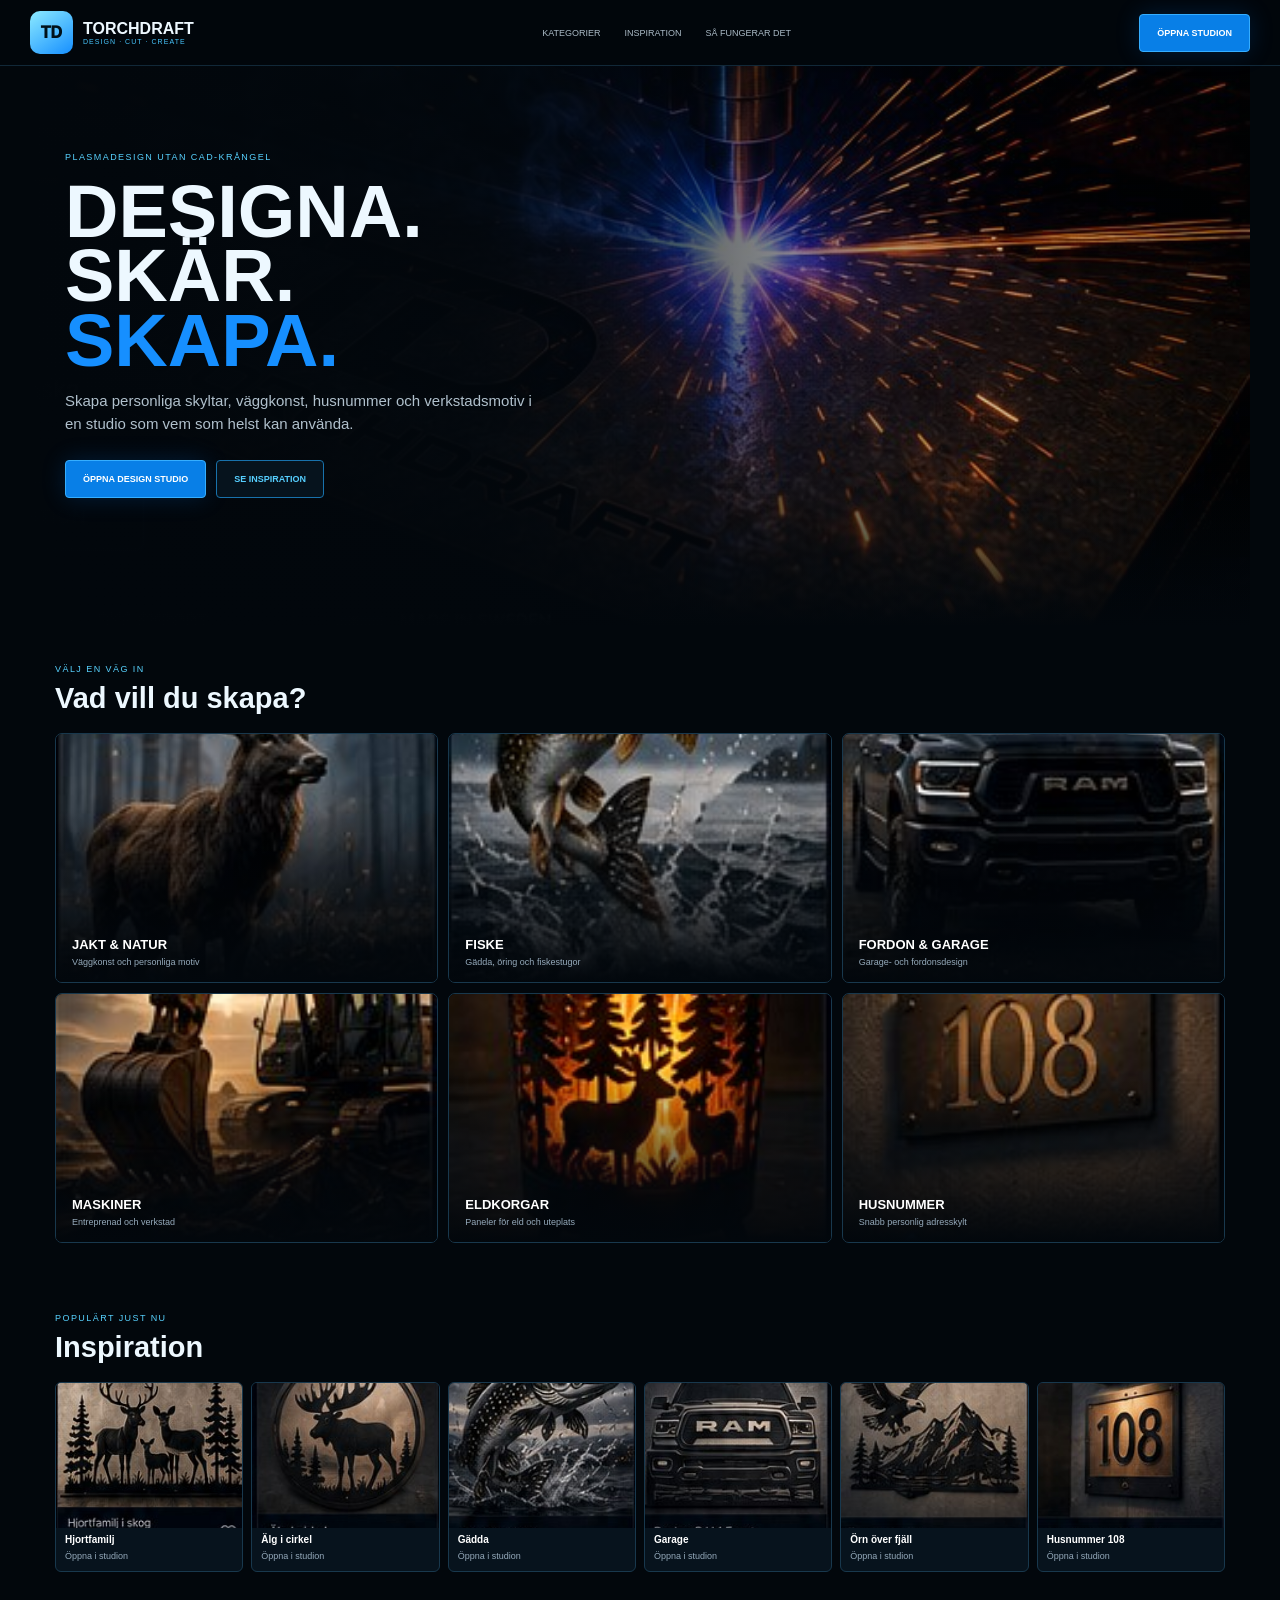
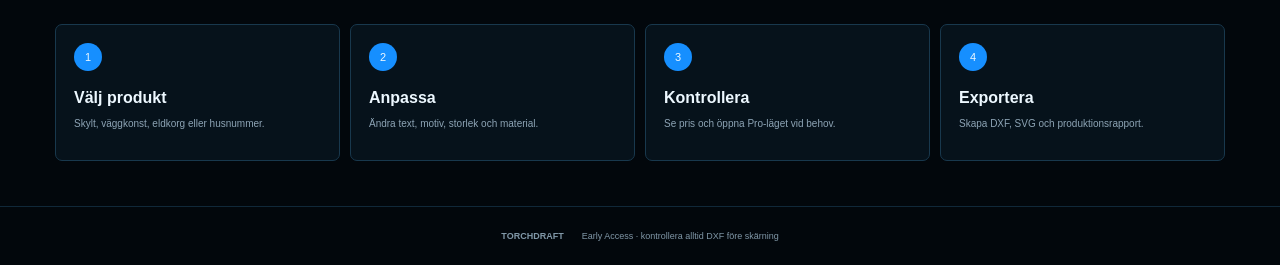
<file: index.html>
<!doctype html>
<html lang="sv">
<head>
  <meta charset="utf-8">
  <meta name="viewport" content="width=device-width,initial-scale=1,viewport-fit=cover">
  <meta name="theme-color" content="#03080d">
  <title>TorchDraft – Designa för plasma</title>
  <link rel="stylesheet" href="site.css">
</head>
<body>
<header class="topbar">
  <a class="brand" href="index.html"><span class="mark">TD</span><span><b>TORCHDRAFT</b><small>DESIGN · CUT · CREATE</small></span></a>
  <nav>
    <a href="#categories">KATEGORIER</a>
    <a href="#inspiration">INSPIRATION</a>
    <a href="#how">SÅ FUNGERAR DET</a>
  </nav>
  <a class="studio-link" href="studio.html">ÖPPNA STUDION</a>
</header>

<main>
  <section class="hero">
    <div class="hero-image"></div>
    <div class="hero-shade"></div>
    <div class="hero-copy">
      <span>PLASMADESIGN UTAN CAD-KRÅNGEL</span>
      <h1>DESIGNA.<br>SKÄR.<br><em>SKAPA.</em></h1>
      <p>Skapa personliga skyltar, väggkonst, husnummer och verkstadsmotiv i en studio som vem som helst kan använda.</p>
      <div class="actions">
        <a class="primary" href="studio.html">ÖPPNA DESIGN STUDIO</a>
        <a class="secondary" href="#inspiration">SE INSPIRATION</a>
      </div>
    </div>
  </section>

  <section id="categories" class="section">
    <div class="section-head"><div><small>VÄLJ EN VÄG IN</small><h2>Vad vill du skapa?</h2></div></div>
    <div class="category-grid">
      <a href="studio.html?type=wallart"><img src="cat-jakt.jpg"><div><b>JAKT & NATUR</b><span>Väggkonst och personliga motiv</span></div></a>
      <a href="studio.html?type=fish"><img src="cat-fiske.jpg"><div><b>FISKE</b><span>Gädda, öring och fiskestugor</span></div></a>
      <a href="studio.html?type=vehicle"><img src="cat-fordon.jpg"><div><b>FORDON & GARAGE</b><span>Garage- och fordonsdesign</span></div></a>
      <a href="studio.html?type=machine"><img src="cat-maskiner.jpg"><div><b>MASKINER</b><span>Entreprenad och verkstad</span></div></a>
      <a href="studio.html?type=firebasket"><img src="cat-eldkorg.jpg"><div><b>ELDKORGAR</b><span>Paneler för eld och uteplats</span></div></a>
      <a href="studio.html?type=house-number"><img src="cat-husnummer.jpg"><div><b>HUSNUMMER</b><span>Snabb personlig adresskylt</span></div></a>
    </div>
  </section>

  <section id="inspiration" class="section">
    <div class="section-head"><div><small>POPULÄRT JUST NU</small><h2>Inspiration</h2></div></div>
    <div class="product-grid">
      <a href="studio.html?template=deer"><img src="prod-hjortfamilj.jpg"><b>Hjortfamilj</b><span>Öppna i studion</span></a>
      <a href="studio.html?template=moose"><img src="prod-alg.jpg"><b>Älg i cirkel</b><span>Öppna i studion</span></a>
      <a href="studio.html?template=fish"><img src="prod-gadda.jpg"><b>Gädda</b><span>Öppna i studion</span></a>
      <a href="studio.html?template=garage"><img src="prod-ram.jpg"><b>Garage</b><span>Öppna i studion</span></a>
      <a href="studio.html?template=eagle"><img src="prod-orn.jpg"><b>Örn över fjäll</b><span>Öppna i studion</span></a>
      <a href="studio.html?template=108"><img src="prod-108.jpg"><b>Husnummer 108</b><span>Öppna i studion</span></a>
    </div>
  </section>

  <section id="how" class="how">
    <div><span>1</span><b>Välj produkt</b><p>Skylt, väggkonst, eldkorg eller husnummer.</p></div>
    <div><span>2</span><b>Anpassa</b><p>Ändra text, motiv, storlek och material.</p></div>
    <div><span>3</span><b>Kontrollera</b><p>Se pris och öppna Pro-läget vid behov.</p></div>
    <div><span>4</span><b>Exportera</b><p>Skapa DXF, SVG och produktionsrapport.</p></div>
  </section>
</main>
<footer><b>TORCHDRAFT</b><span>Early Access · kontrollera alltid DXF före skärning</span></footer>
<script src="site.js"></script>
</body>
</html>
</file>
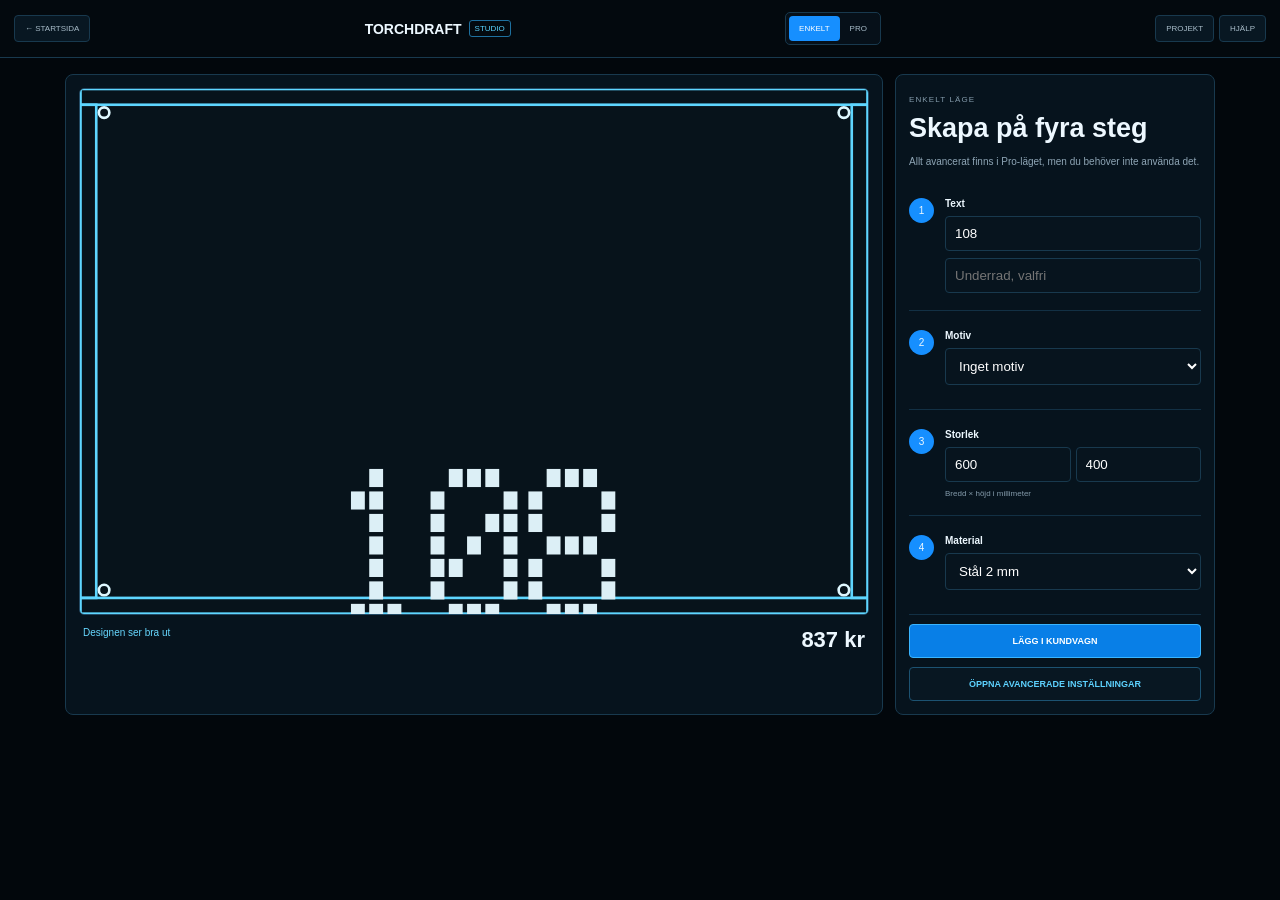
<file: studio.html>
<!doctype html>
<html lang="sv">
<head>
  <meta charset="utf-8">
  <meta name="viewport" content="width=device-width,initial-scale=1,viewport-fit=cover">
  <meta name="theme-color" content="#02070c">
  <title>TorchDraft Studio</title>
  <link rel="stylesheet" href="studio.css">
</head>
<body class="mode-simple">
<header class="appbar">
  <a href="index.html">← STARTSIDA</a>
  <div class="appbrand"><b>TORCHDRAFT</b><span>STUDIO</span></div>
  <div class="mode-switch"><button id="simpleMode" class="active">ENKELT</button><button id="proMode">PRO</button></div>
  <div class="app-actions"><button id="projectsButton">PROJEKT</button><button id="helpButton">HJÄLP</button></div>
</header>

<main>
<section class="simple-layout" id="simpleView">
  <div class="simple-preview panel">
    <div class="preview-stage">
      <svg id="simpleCanvas" viewBox="0 0 600 400"></svg>
    </div>
    <div class="simple-quality"><span id="simpleStatus">Redo</span><strong id="simplePrice">799 kr</strong></div>
  </div>

  <aside class="simple-controls panel">
    <div class="intro"><small>ENKELT LÄGE</small><h1>Skapa på fyra steg</h1><p>Allt avancerat finns i Pro-läget, men du behöver inte använda det.</p></div>
    <label><span>1</span><b>Text</b><input id="simpleText" value="108"><input id="simpleSubtext" placeholder="Underrad, valfri"></label>
    <label><span>2</span><b>Motiv</b><select id="simpleMotif"><option value="none">Inget motiv</option><option value="deer">Hjort</option><option value="moose">Älg</option><option value="fish">Gädda</option><option value="excavator">Grävmaskin</option><option value="mountains">Fjäll & granar</option><option value="flame">Flamma</option><option value="gear">Kugghjul</option><option value="paw">Hundtass</option><option value="eagle">Örn</option></select></label>
    <label><span>3</span><b>Storlek</b><div class="double"><input id="simpleWidth" type="number" value="600"><input id="simpleHeight" type="number" value="400"></div><small>Bredd × höjd i millimeter</small></label>
    <label><span>4</span><b>Material</b><select id="simpleMaterial"><option>Stål 2 mm</option><option>Stål 3 mm</option><option>Corten 3 mm</option><option>Rostfritt 2 mm</option></select></label>
    <button class="primary" id="simpleCart">LÄGG I KUNDVAGN</button>
    <button class="secondary" id="goPro">ÖPPNA AVANCERADE INSTÄLLNINGAR</button>
  </aside>
</section>

<section class="pro-layout" id="proView">
  <aside class="panel left-panel">
    <div class="panel-title">VERKTYG</div>
    <div class="tool-grid">
      <button data-section="text">TEXT</button><button data-section="motif">MOTIV</button>
      <button data-section="frame">RAM</button><button data-section="material">MATERIAL</button>
    </div>
    <div class="group"><label>Produkt</label><select id="productType"><option value="sign">Skylt</option><option value="wallart">Väggkonst</option><option value="firebasket">Eldkorg</option><option value="house-number">Husnummer</option><option value="vehicle">Fordon</option><option value="machine">Maskiner</option></select></div>
    <div class="group"><label>AI-idéassistent</label><textarea id="aiPrompt" rows="4" placeholder="Beskriv din idé..."></textarea><button class="primary" id="aiSuggest">SKAPA LOKALT FÖRSLAG</button><small>Extern generativ AI är ännu inte ansluten.</small></div>
    <div class="group"><label>Lager</label><label class="check"><input id="layerMotif" type="checkbox" checked> Motiv</label><label class="check"><input id="layerText" type="checkbox" checked> Text</label><label class="check"><input id="layerFrame" type="checkbox" checked> Ram</label></div>
  </aside>

  <section class="canvas-panel panel">
    <div class="canvas-toolbar">
      <div><button id="gridToggle" class="active">RUTNÄT</button><button id="measureToggle" class="active">MÅTT</button><button id="viewToggle">3D VY</button></div>
      <div><button id="zoomOut">−</button><span id="zoomLabel">100%</span><button id="zoomIn">＋</button><button id="resetView">ÅTERSTÄLL</button><button id="fullscreen">⛶</button></div>
    </div>
    <div class="canvas-stage" id="canvasStage">
      <div class="grid" id="grid"></div>
      <span class="measure top" id="measureW">600 mm</span><span class="measure side" id="measureH">400 mm</span>
      <div class="workpiece" id="workpiece"><svg id="proCanvas" viewBox="0 0 600 400"></svg></div>
    </div>
    <div class="metrics"><span id="metricContours">Konturer: –</span><span id="metricLength">Skärlängd: –</span><span id="metricScore">Poäng: –</span></div>
  </section>

  <aside class="panel right-panel">
    <div class="panel-title">EGENSKAPER</div>
    <div class="group" data-group="text"><label>Text</label><input id="text" value="108"><input id="subtext" placeholder="Underrad"><div class="triple"><input id="fontSize" type="number" value="120"><input id="letterSpace" type="number" value="5"><input id="textY" type="number" value="72"></div></div>
    <div class="group" data-group="motif"><label>Motiv</label><select id="motif"><option value="none">Inget</option><option value="deer">Hjort</option><option value="moose">Älg</option><option value="fish">Gädda</option><option value="excavator">Grävmaskin</option><option value="mountains">Fjäll & granar</option><option value="flame">Flamma</option><option value="gear">Kugghjul</option><option value="paw">Hundtass</option><option value="eagle">Örn</option></select><div class="triple"><input id="motifScale" type="number" value="58"><input id="motifY" type="number" value="12"><button id="mirrorMotif">SPEGEL</button></div></div>
    <div class="group"><label>Plåtmått</label><div class="double"><input id="width" type="number" value="600"><input id="height" type="number" value="400"></div></div>
    <div class="group" data-group="frame"><label>Ram och hål</label><select id="frame"><option value="outer">Ytterram</option><option value="plate">Hel plåt</option><option value="none">Ingen ram</option></select><div class="triple"><input id="frameThickness" type="number" value="12"><input id="holeDiameter" type="number" value="8"><button id="holesToggle" class="active">4 HÅL</button></div></div>
    <div class="group" data-group="material"><label>Material</label><select id="material"><option>Stål 2 mm</option><option>Stål 3 mm</option><option>Corten 3 mm</option><option>Rostfritt 2 mm</option></select></div>
    <div class="group"><label>Skärkontroll</label><div class="triple"><input id="kerf" type="number" step=".1" value="1.4"><input id="minFeature" type="number" step=".5" value="5"><input id="bridge" type="number" step=".5" value="6"></div><div class="status" id="status">Kontrollerar...</div></div>
    <div class="price"><small>BERÄKNAT PRIS</small><strong id="price">799 kr</strong></div>
    <label class="check"><input id="dryRun" type="checkbox"> Jag ska simulera och torrköra filen.</label>
    <button class="primary" id="addCart">LÄGG I KUNDVAGN</button>
    <button class="secondary" id="exportDxf">EXPORTERA DXF</button>
    <button class="secondary" id="exportSvg">EXPORTERA SVG</button>
    <button class="secondary" id="saveProject">SPARA PROJEKT</button>
    <button class="secondary" id="productionReport">PRODUKTIONSRAPPORT</button>
  </aside>
</section>
</main>

<div class="drawer" id="cartDrawer"><div class="drawer-head"><h2>KUNDVAGN</h2><button data-close>×</button></div><div id="cartItems"></div><div class="drawer-total"><span>Summa</span><strong id="cartTotal">0 kr</strong></div><button class="secondary" id="clearCart">TÖM</button></div>
<div class="drawer" id="projectsDrawer"><div class="drawer-head"><h2>PROJEKT</h2><button data-close>×</button></div><div id="projectList"></div></div>
<div class="modal" id="helpModal"><div><div class="drawer-head"><h2>HJÄLP</h2><button data-close>×</button></div><p><b>Enkelt läge</b> räcker för de flesta kunder. Byt till Pro när du behöver DXF, ram, hål och produktionskontroll.</p><p>Kontrollera alltid exporterad fil i ArcDroid och torrkör innan fysisk skärning.</p></div></div>
<div class="overlay" id="overlay"></div>
<div class="toast" id="toast"></div>
<script src="studio.js"></script>
</body>
</html>
</file>
<file: site.css>
:root{--bg:#02070c;--panel:#07131d;--line:#18384d;--blue:#168fff;--ice:#5ed6ff;--text:#edf8ff;--muted:#8da4b5}
*{box-sizing:border-box}html{scroll-behavior:smooth}body{margin:0;background:var(--bg);color:var(--text);font-family:Arial,Helvetica,sans-serif}.topbar{height:66px;position:sticky;top:0;z-index:30;display:flex;align-items:center;gap:25px;padding:0 max(18px,calc((100vw - 1220px)/2));background:rgba(2,7,12,.94);backdrop-filter:blur(14px);border-bottom:1px solid #112838}.brand{display:flex;align-items:center;gap:10px;color:inherit;text-decoration:none}.brand>span:last-child{display:grid}.brand b{font-size:16px}.brand small{font-size:7px;color:#48c7ff;letter-spacing:.15em}.mark{width:43px;height:43px;border-radius:10px;display:grid;place-items:center;background:linear-gradient(145deg,#8ceaff,#168fff);color:#001019;font-weight:950}.topbar nav{display:flex;gap:24px;margin:auto}.topbar nav a{color:#aabac6;text-decoration:none;font-size:9px}.studio-link,.primary,.secondary{display:inline-flex;align-items:center;justify-content:center;text-decoration:none;font-size:9px;font-weight:bold;border-radius:4px;padding:13px 17px}.studio-link,.primary{background:#087fe7;color:white;border:1px solid #35aeff;box-shadow:0 0 24px rgba(0,130,255,.18)}.secondary{color:#56cfff;border:1px solid #1872ac;background:#06131d}.hero{height:560px;position:relative;overflow:hidden;max-width:1220px;margin:auto}.hero-image{position:absolute;inset:0;background:url(hero.jpg) center/cover no-repeat}.hero-shade{position:absolute;inset:0;background:linear-gradient(90deg,#02070c 0,rgba(2,7,12,.93) 37%,rgba(2,7,12,.18) 78%),linear-gradient(0deg,#02070c,transparent 28%)}.hero-copy{position:absolute;left:35px;top:80px;width:470px}.hero-copy>span,.section-head small{font-size:9px;color:#58d2ff;letter-spacing:.16em}.hero h1{font-family:Impact,"Arial Black",sans-serif;font-size:74px;line-height:.87;margin:16px 0}.hero h1 em{font-style:normal;color:#168fff}.hero p{color:#b0c0cc;line-height:1.55;font-size:15px}.actions{display:flex;gap:10px;margin-top:24px}.section{max-width:1220px;margin:auto;padding:32px 25px}.section-head h2{font-size:29px;margin:6px 0 18px}.category-grid{display:grid;grid-template-columns:repeat(3,1fr);gap:10px}.category-grid a{height:250px;position:relative;overflow:hidden;border:1px solid var(--line);border-radius:7px;color:white}.category-grid img{width:100%;height:100%;object-fit:cover;transition:.3s}.category-grid a:after{content:"";position:absolute;inset:0;background:linear-gradient(0deg,#02070c,transparent 70%)}.category-grid a:hover img{transform:scale(1.04)}.category-grid a:hover{border-color:#168fff}.category-grid div{position:absolute;left:16px;bottom:15px;z-index:2;display:grid;gap:5px}.category-grid b{font-size:13px}.category-grid span,.product-grid span{font-size:9px;color:#95aabb}.product-grid{display:grid;grid-template-columns:repeat(6,1fr);gap:8px}.product-grid a{display:grid;gap:6px;padding-bottom:10px;color:white;text-decoration:none;background:#07131d;border:1px solid var(--line);border-radius:6px;overflow:hidden}.product-grid a:hover{border-color:#168fff;transform:translateY(-2px)}.product-grid img{width:100%;height:145px;object-fit:cover}.product-grid b,.product-grid span{padding:0 9px}.product-grid b{font-size:10px}.how{max-width:1170px;margin:20px auto 45px;display:grid;grid-template-columns:repeat(4,1fr);gap:10px}.how>div{background:#06121b;border:1px solid var(--line);border-radius:7px;padding:18px}.how span{width:28px;height:28px;border-radius:50%;display:grid;place-items:center;background:#168fff;font-size:11px}.how b{display:block;margin:18px 0 6px}.how p{font-size:10px;color:var(--muted);line-height:1.45}footer{border-top:1px solid #102839;padding:24px;display:flex;justify-content:center;gap:18px;color:#8097a7;font-size:9px}
@media(max-width:820px){.topbar nav{display:none}.hero{height:620px}.hero-copy{left:20px;right:20px;width:auto}.hero h1{font-size:62px}.category-grid{grid-template-columns:1fr 1fr}.product-grid{display:flex;overflow:auto}.product-grid a{min-width:155px}.how{grid-template-columns:1fr 1fr;margin:20px}.studio-link{margin-left:auto}}
@media(max-width:500px){.category-grid{grid-template-columns:1fr}.hero-copy{top:60px}.hero h1{font-size:54px}.how{grid-template-columns:1fr}.brand small{display:none}}
</file>
<file: studio.css>
:root{--bg:#02070c;--panel:#06131d;--panel2:#081925;--line:#18394e;--blue:#168fff;--ice:#59d3ff;--text:#edf8ff;--muted:#8ea5b5}
*{box-sizing:border-box}body{margin:0;background:var(--bg);color:var(--text);font-family:Arial,Helvetica,sans-serif}.appbar{height:58px;display:flex;align-items:center;justify-content:space-between;gap:12px;padding:0 14px;background:#03090e;border-bottom:1px solid var(--line);position:sticky;top:0;z-index:20}.appbar a,.appbar button{color:#a9bdca;background:#081722;border:1px solid var(--line);border-radius:4px;padding:8px 10px;text-decoration:none;font-size:8px}.appbrand{display:flex;gap:7px;align-items:center}.appbrand b{font-size:14px}.appbrand span{font-size:8px;color:var(--ice);border:1px solid #1e709f;padding:3px 5px;border-radius:3px}.mode-switch{display:flex;padding:3px;background:#061019;border:1px solid var(--line);border-radius:5px}.mode-switch button{border:0;background:transparent}.mode-switch button.active{background:var(--blue);color:#fff}.app-actions{display:flex;gap:5px}main{padding:16px}.panel{background:var(--panel);border:1px solid var(--line);border-radius:8px}.simple-layout{max-width:1150px;margin:auto;display:grid;grid-template-columns:minmax(0,1.45fr) minmax(320px,.55fr);gap:12px}.simple-preview,.simple-controls{padding:13px}.preview-stage{aspect-ratio:3/2;background:#02070b;border:1px solid #244b65;border-radius:5px;overflow:hidden}.preview-stage svg{width:100%;height:100%}.simple-quality{display:flex;justify-content:space-between;padding:12px 4px}.simple-quality span{font-size:10px;color:#67d8ff}.simple-quality strong{font-size:22px}.simple-controls{display:grid;gap:9px}.intro small,.panel-title{font-size:8px;color:#58d2ff;letter-spacing:.14em}.intro h1{font-size:27px;margin:7px 0}.intro p{font-size:10px;color:var(--muted);line-height:1.5}.simple-controls>label{display:grid;grid-template-columns:29px 1fr;gap:7px;padding:10px 0;border-bottom:1px solid #123044}.simple-controls>label>span{grid-row:1/5;width:25px;height:25px;border-radius:50%;display:grid;place-items:center;background:var(--blue);font-size:10px}.simple-controls b{font-size:10px}.simple-controls input,.simple-controls select,.right-panel input,.right-panel select,.left-panel textarea,.left-panel select{width:100%;background:#07141e;border:1px solid var(--line);color:white;border-radius:4px;padding:9px}.simple-controls small{font-size:8px;color:#849bab}.double,.triple{display:grid;gap:5px}.double{grid-template-columns:1fr 1fr}.triple{grid-template-columns:1fr 1fr 1fr}.primary,.secondary{width:100%;border-radius:4px;padding:11px;font-size:9px;font-weight:bold}.primary{background:#087fe7;border:1px solid #3ab5ff;color:white}.secondary{background:#081722;border:1px solid #1c5271;color:#5dd2ff}.pro-layout{display:grid;grid-template-columns:220px minmax(0,1fr) 270px;gap:9px;min-height:calc(100vh - 90px)}.left-panel,.right-panel{padding:12px;overflow:auto}.panel-title{padding-bottom:9px;border-bottom:1px solid var(--line);margin-bottom:10px}.tool-grid{display:grid;grid-template-columns:1fr 1fr;gap:5px}.tool-grid button,.canvas-toolbar button,.right-panel button{background:#081722;border:1px solid var(--line);color:#a8bdca;border-radius:4px;padding:8px;font-size:8px}.group{display:grid;gap:6px;padding:10px 0;border-bottom:1px solid #123044}.group label{font-size:8px;color:#9db1bf}.group small{font-size:8px;color:#8299aa}.check{display:flex!important;gap:6px!important;align-items:flex-start}.check input{width:auto!important}.canvas-panel{display:grid;grid-template-rows:auto 1fr auto;overflow:hidden}.canvas-toolbar{display:flex;justify-content:space-between;padding:8px;border-bottom:1px solid var(--line)}.canvas-toolbar>div{display:flex;gap:5px;align-items:center}.canvas-toolbar button.active{border-color:var(--blue);color:var(--ice)}#zoomLabel{font-size:8px;min-width:37px;text-align:center}.canvas-stage{position:relative;display:grid;place-items:center;overflow:hidden;background:#02070b;min-height:610px}.grid{position:absolute;inset:0;background-image:linear-gradient(rgba(50,110,145,.13) 1px,transparent 1px),linear-gradient(90deg,rgba(50,110,145,.13) 1px,transparent 1px);background-size:24px 24px}.grid.hidden,.measure.hidden{display:none}.workpiece{width:min(78%,780px);aspect-ratio:3/2;background:#09131b;border:1px solid #28536e;box-shadow:0 30px 70px rgba(0,0,0,.55);transition:.2s}.workpiece svg{width:100%;height:100%}.measure{position:absolute;font-size:8px;color:#62d5ff;background:#04111a;border:1px solid #1c4c68;padding:4px 7px;border-radius:3px}.measure.top{top:15px}.measure.side{right:8px;transform:rotate(90deg)}.metrics{display:grid;grid-template-columns:repeat(3,1fr);gap:5px;padding:8px}.metrics span{font-size:8px;color:#91a8b8;border:1px solid var(--line);padding:7px;text-align:center}.status{font-size:8px;color:#a4b7c4;border:1px solid var(--line);padding:8px;border-radius:4px}.status.warn{color:#ffd166;border-color:#765d20}.price{display:flex;justify-content:space-between;align-items:end;padding:12px 0}.price small{font-size:8px;color:#8da3b2}.price strong{font-size:21px}.drawer{position:fixed;top:0;right:0;width:min(390px,92vw);height:100vh;background:#061019;border-left:1px solid var(--line);z-index:50;transform:translateX(105%);transition:.25s;padding:15px}.drawer.show{transform:translateX(0)}.drawer-head{display:flex;justify-content:space-between;border-bottom:1px solid var(--line);padding-bottom:10px}.drawer-head button{background:none;border:0;color:#9cb0bf;font-size:25px}.drawer-total{display:flex;justify-content:space-between;margin:15px 0}.cart-item,.project-card{border:1px solid var(--line);padding:9px;margin-top:7px;border-radius:4px;font-size:9px}.overlay{position:fixed;inset:0;background:rgba(0,3,7,.75);z-index:40;opacity:0;pointer-events:none}.overlay.show{opacity:1;pointer-events:auto}.modal{position:fixed;inset:0;display:grid;place-items:center;z-index:60;opacity:0;pointer-events:none}.modal.show{opacity:1;pointer-events:auto}.modal>div{width:min(480px,94vw);background:#061019;border:1px solid var(--line);padding:15px;border-radius:7px}.modal p{font-size:10px;color:#a7bac7;line-height:1.55}.toast{position:fixed;left:50%;bottom:20px;transform:translate(-50%,80px);background:#087fe7;padding:11px 19px;border-radius:4px;font-size:10px;transition:.25s;z-index:80}.toast.show{transform:translate(-50%,0)}body.mode-simple #proView{display:none}body.mode-pro #simpleView{display:none}
@media(max-width:980px){.pro-layout{grid-template-columns:190px minmax(0,1fr)}.right-panel{grid-column:1/-1;display:grid;grid-template-columns:repeat(3,1fr);gap:8px}.right-panel .panel-title{grid-column:1/-1}.simple-layout{grid-template-columns:1fr}.canvas-stage{min-height:470px}}
@media(max-width:650px){main{padding:8px}.appbrand{display:none}.pro-layout{grid-template-columns:1fr}.left-panel,.right-panel{display:block}.canvas-panel{grid-row:2}.canvas-stage{min-height:400px}.app-actions{display:none}}
</file>
